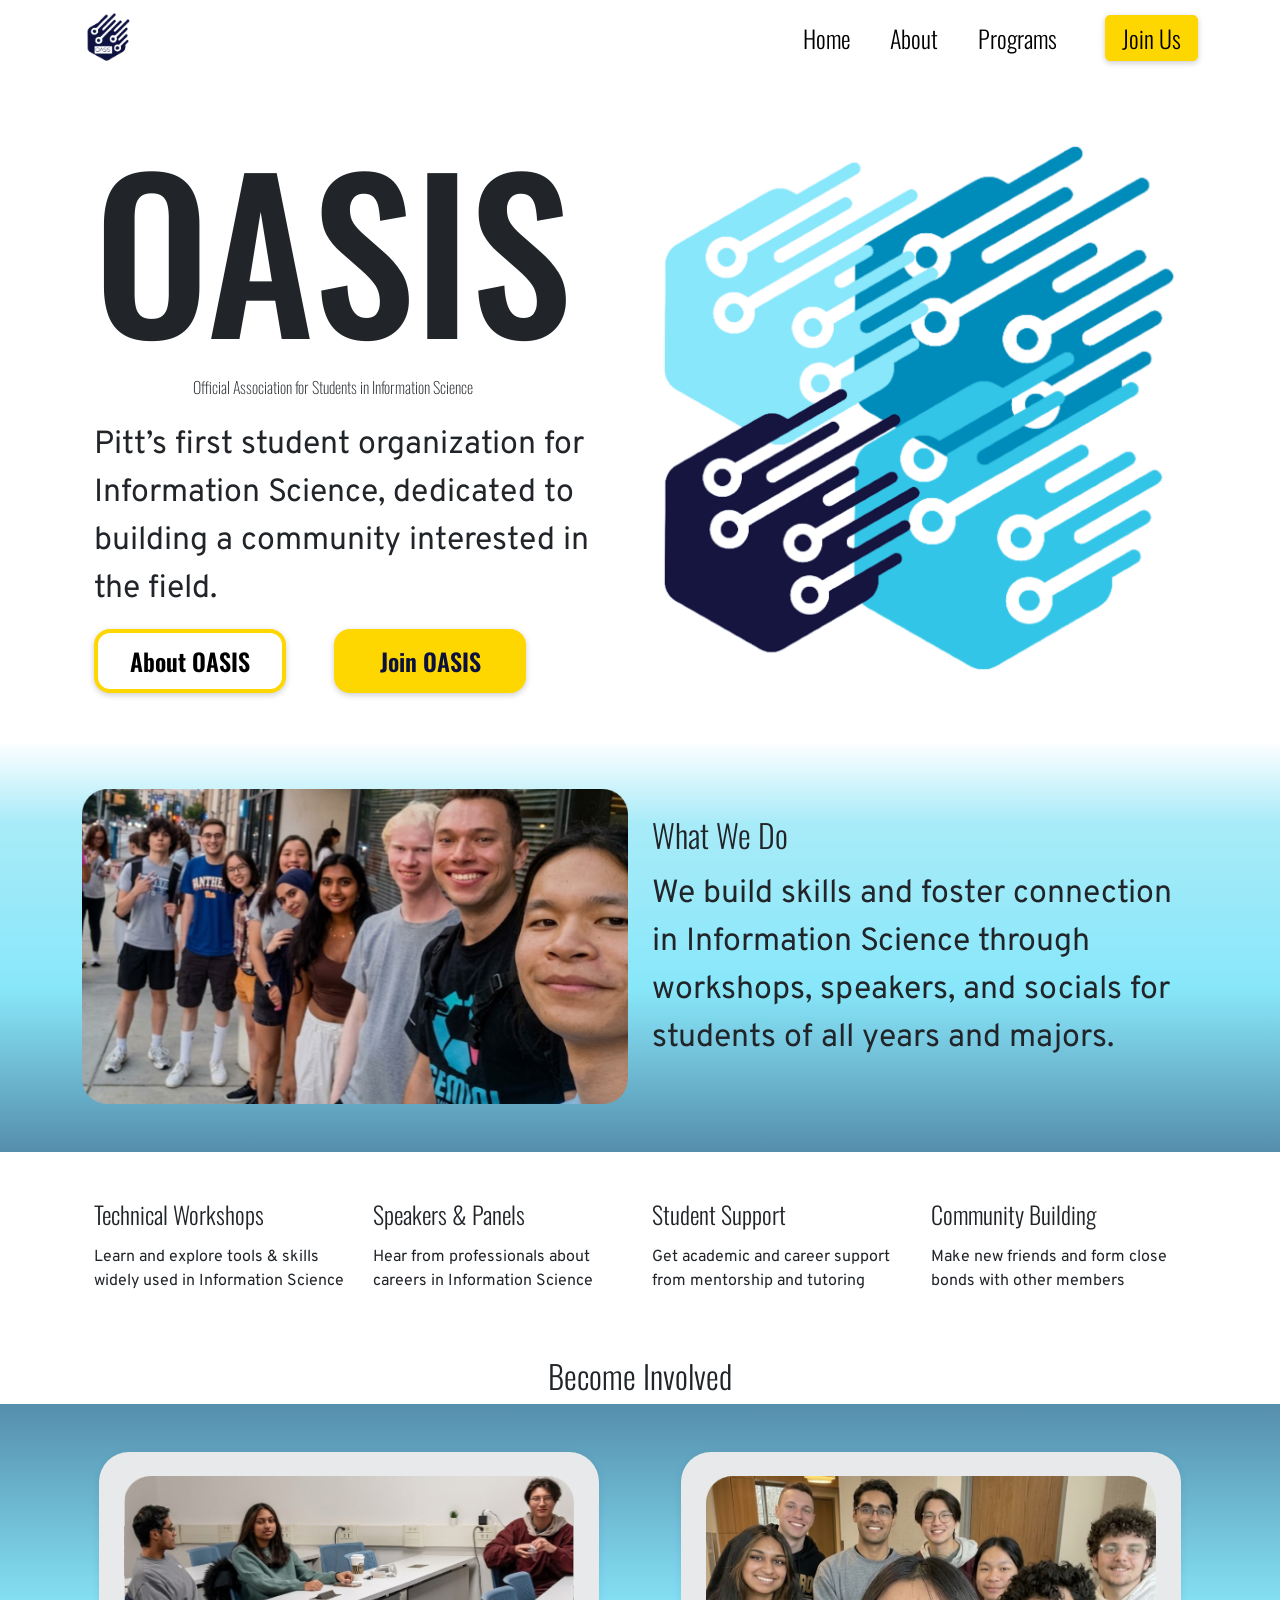
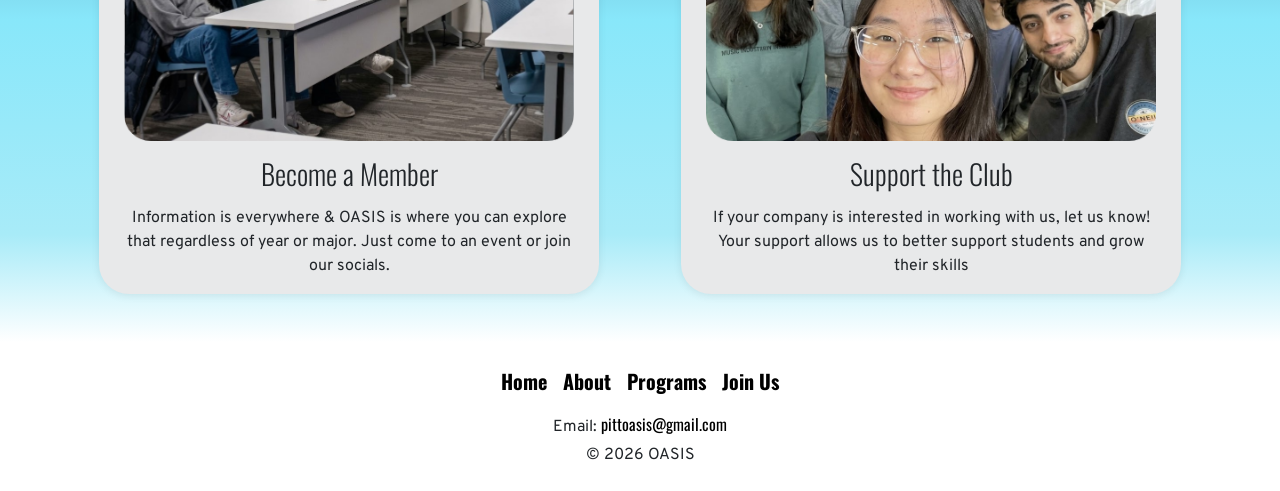
<file: index.html>
<!DOCTYPE html>
<html lang="en">
<head>
    <meta charset="UTF-8" />
    <title>OASIS</title>
    <meta name="viewport" content="width=device-width, initial-scale=1" />
    <meta name="description" content="OASIS - Official Association for Students in Information Science at the University of Pittsburgh." />

    <link rel="icon" href="images/OASISLogo.png">

    <!-- Google Fonts: Oswald -->
    <link rel="preconnect" href="https://fonts.googleapis.com">
    <link rel="preconnect" href="https://fonts.gstatic.com" crossorigin>
    <link href="https://fonts.googleapis.com/css2?family=Oswald:wght@200..700&display=swap" rel="stylesheet">
    <!-- Google Fonts: Overpass-->
    <link href="https://fonts.googleapis.com/css2?family=Oswald:wght@200..700&family=Overpass:ital,wght@0,100..900;1,100..900&display=swap" rel="stylesheet">

    <!-- Bootstrap CSS -->
    <link href="https://cdn.jsdelivr.net/npm/bootstrap@5.3.8/dist/css/bootstrap.min.css"
        rel="stylesheet"
        integrity="sha384-sRIl4kxILFvY47J16cr9ZwB07vP4J8+LH7qKQnuqkuIAvNWLzeN8tE5YBujZqJLB"
        crossorigin="anonymous">
    <link rel="stylesheet" href="style.css">

</head>

<body>
    <header>
        <nav class="navbar navbar-expand-lg">
            <div class="container">
            <a class="navbar-brand" href="index.html">
                <img src="images/OASISLogo.png" alt="OASIS Logo" class="img-fluid" style="max-height: 50px;">
            </a>

            <button class="navbar-toggler" type="button"
                    data-bs-toggle="collapse" data-bs-target="#menu"
                    aria-controls="menu" aria-expanded="false"
                    aria-label="Toggle navigation">
                <span class="navbar-toggler-icon"></span>
            </button>

            <div class="collapse navbar-collapse" id="menu">
                <ul class="navbar-nav ms-auto align-items-lg-center gap-lg-4 text-center text-lg-start">
                <li class="nav-item"><a class="nav-link" href="index.html" data-text="Home">Home</a></li>
                <li class="nav-item"><a class="nav-link" href="about.html" data-text="About">About</a></li>
                <li class="nav-item"><a class="nav-link" href="programs.html" data-text="Programs">Programs</a></li>
                <li class="nav-item ms-lg-3 mt-2 mt-lg-0">
                    <a class="btn btn-primary" id="join" href="joining.html">Join Us</a>
                </li>
                </ul>
            </div>
            </div>
        </nav>
    </header>
    <main>
        <section id="section1" class="container px-lg-4 py-4 py-md-5">
            <div class="row align-items-center g-4">
                <div class="col-12 col-md-6 text-center text-md-start">
                    <div class="d-inline-block text-center">
                    <h1>OASIS</h1>
                    <h2>Official Association for Students in Information Science</h2>
                    </div>
                    <p>Pitt’s first student organization for Information Science, dedicated to building a community interested in the field.</p>
                <div id="buttons1" class="d-flex flex-column flex-lg-row align-items-center align-items-md-start gap-3 gap-xl-5">
                <a href="about.html" id="aboutbutton">About OASIS</a>
                <a href="joining.html" id="joinbutton">Join OASIS</a>
                </div>
            </div>

            <div class="col-md-6 d-none d-md-block">
                <img src="images/placeholderlogo.png" alt="OASIS promotional graphic" class="img-fluid">
            </div>
            </div>
        </section>
        <section id="missionSection" class="px-lg-4 py-4 py-md-5">
            <div class="container">
            <div class="row align-items-center g-4">
                <div class="col-md-6">
                    <img src="images/Rita's_Group_Photo.png" alt="OASIS Group Photo at Rita's Italian Ice" class="img-fluid">
                </div>
                <div class="col-md-6">
                    <h2>What We Do</h2>
                    <p>We build skills and foster connection in Information Science through workshops, speakers, and socials for students of all years and majors.</p>
                </div>
            </div>
            </div>
        </section>
        <section id="eventSection" class="container px-lg-4 py-4 py-md-5">
            <div class="row">
            <div class="eventType col-12 col-md-3 text-center text-md-start">
                <h2>Technical Workshops</h2>
                <p>Learn and explore tools & skills widely used in Information Science</p>
            </div>
            <div class="eventType col-12 col-md-3 text-center text-md-start">
                <h2>Speakers & Panels</h2>
                <p>Hear from professionals about careers in Information Science</p>
            </div>
            <div class="eventType col-12 col-md-3 text-center text-md-start">
                <h2>Student Support</h2>
                <p>Get academic and career support from mentorship and tutoring</p>
            </div>
            <div class="eventType col-12 col-md-3 text-center text-md-start">
                <h2>Community Building</h2>
                <p>Make new friends and form close bonds with other members</p>
            </div>
            </div>
        </section>
        <h2 class="text-center">Become Involved</h2>
        <section id="involvedSection" class="py-4 py-md-5">
            <div class="container">
            <div class="row align-items-center g-4 g-lg-5">
                <div class="col-12 col-md-6 d-flex justify-content-center">
                    <a href="joining.html">
                    <div class="involvedCard text-center h-100 p-4 pb-0">
                        <div class="involveImage">
                            <img src="images/B-RollAnisha.png" alt="Member at an OASIS event">
                        </div>
                        <div class="involveText">
                            <h3>Become a Member</h3>
                            <p>Information is everywhere & OASIS is where you can explore that regardless of year or major. Just come to an event or join our socials.</p>
                        </div>
                    </div>
                    </a>
                </div>
                <div class="col-12 col-lg-6 col-md-6 d-flex justify-content-center">
                    <a href="https://drive.google.com/file/d/1cz6B2yQGxI_jEbmwe5JbqkXzxUvc7Bjf/view?usp=sharing" target="_blank" rel="noopener">
                    <div class="involvedCard text-center h-100 p-4 pb-0">
                        <div class="involveImage">
                            <img src="images/B-RollJenny.png" alt="OASIS member at a sponsor event">
                        </div>
                        <div class="involveText">
                            <h3>Support the Club</h3>
                            <p>If your company is interested in working with us, let us know! Your support allows us to better support students and grow their skills</p>
                        </div>
                    </div>
                    </a>    
                </div>
            </div>
            </div>
        </section>

    </main>
    <footer class="py-4 text-center">
        <div class="container">
            <ul class="list-unstyled d-flex flex-wrap justify-content-center gap-3 fw-bold fs-5 mb-3">
            <li><a href="index.html">Home</a></li>
            <li><a href="about.html">About</a></li>
            <li><a href="programs.html">Programs</a></li>
            <li><a href="joining.html">Join Us</a></li>
            </ul>

            <p class="mb-1">Email: <a href="mailto:pittoasis@gmail.com">pittoasis@gmail.com</a></p>
            <p class="mb-0">© 2026 OASIS</p>
        </div>
    </footer>

    <!-- Bootstrap JavaScript Bundle -->
    <script src="https://cdn.jsdelivr.net/npm/bootstrap@5.3.8/dist/js/bootstrap.bundle.min.js"
            integrity="sha384-FKyoEForCGlyvwx9Hj09JcYn3nv7wiPVlz7YYwJrWVcXK/BmnVDxM+D2scQbITxI"
            crossorigin="anonymous"></script>
</body>
</html>
</file>
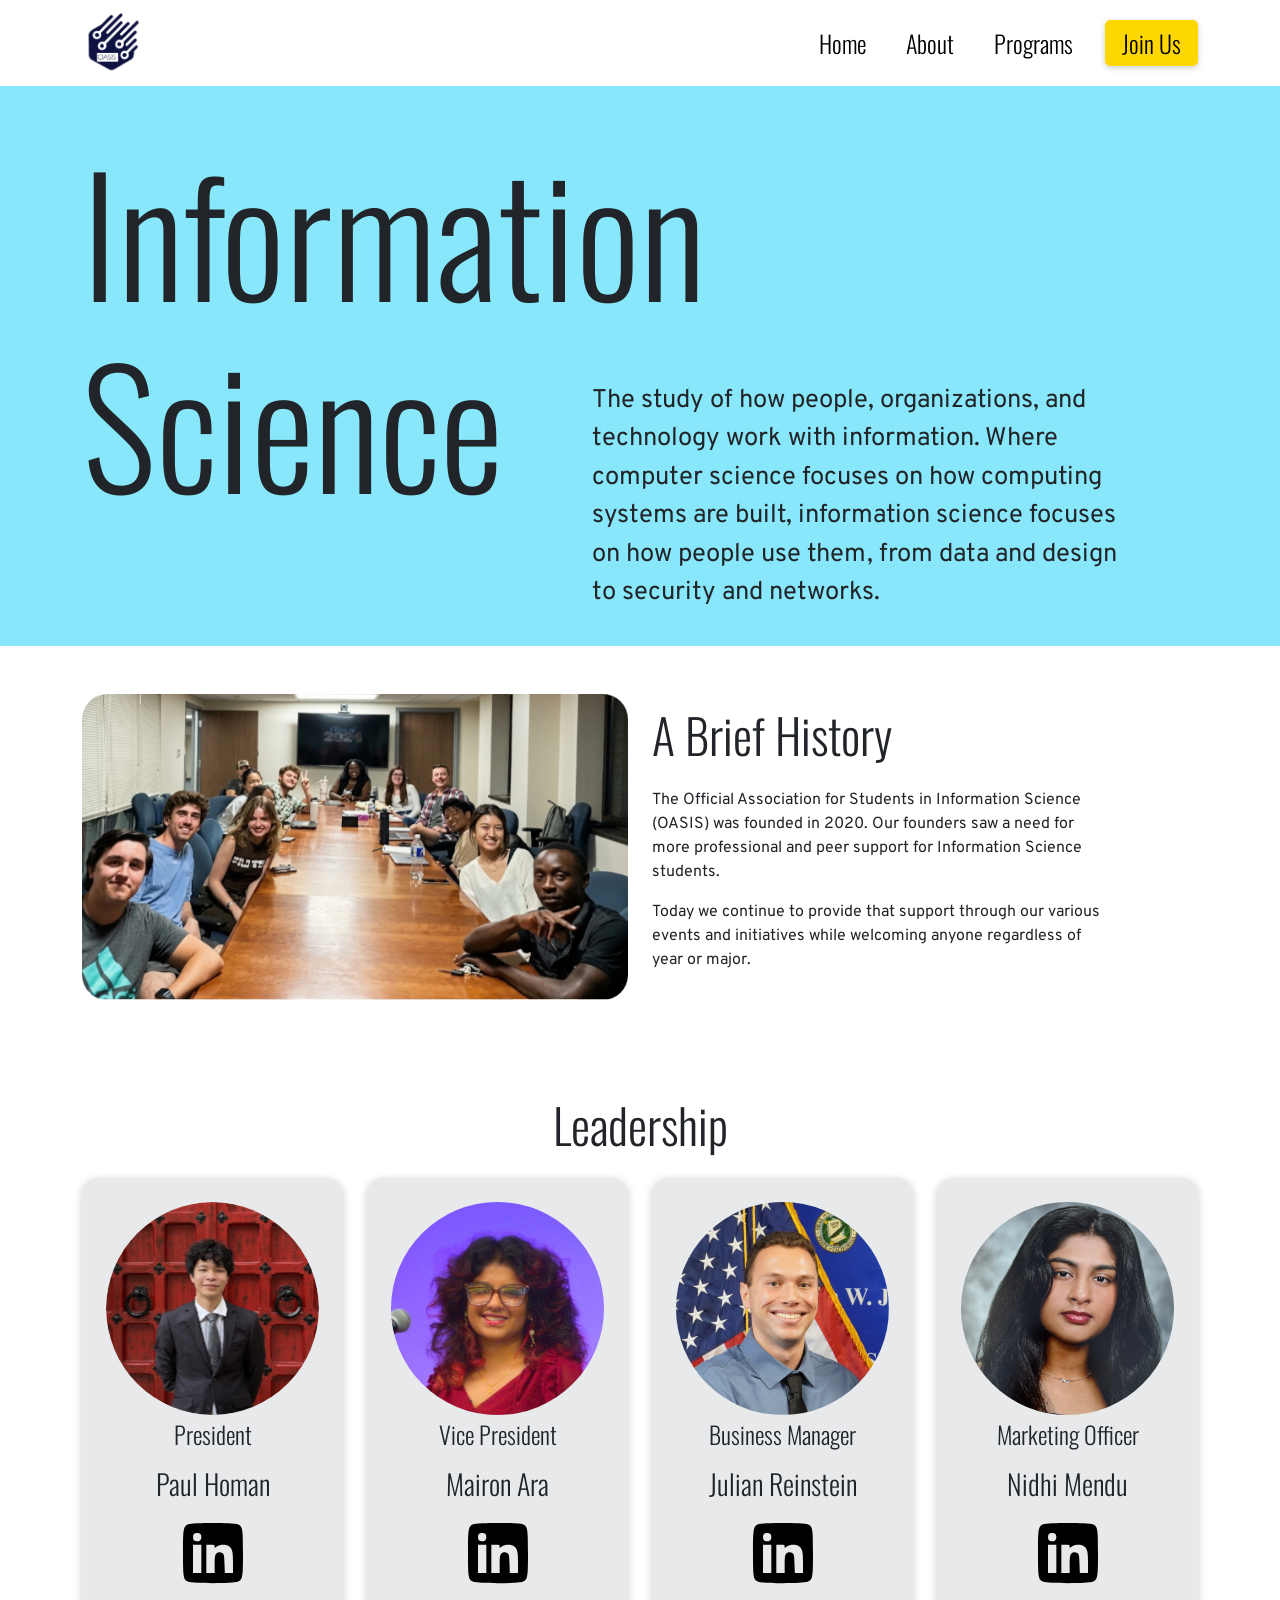
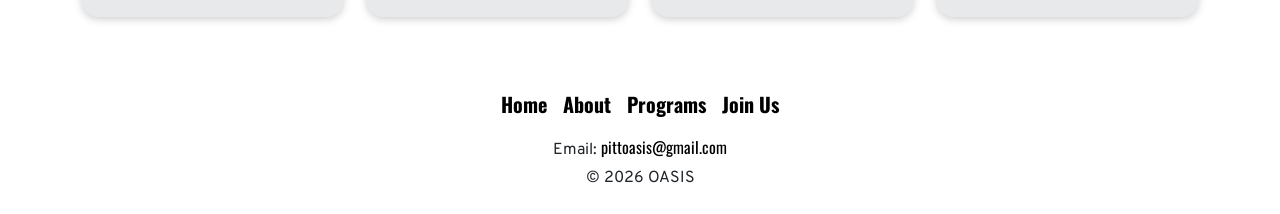
<file: about.html>
<!DOCTYPE html>
<html lang="en">
<head>
  <meta charset="UTF-8" />
  <title>About OASIS</title>
  <meta name="viewport" content="width=device-width, initial-scale=1" />
  <meta name="description" content="Learn about OASIS, the Official Association for Students in Information Science at the University of Pittsburgh." />
  <link rel="icon" href="images/OASISLogo.png">

  <!-- Google Fonts: Oswald -->
  <link rel="preconnect" href="https://fonts.googleapis.com">
  <link rel="preconnect" href="https://fonts.gstatic.com" crossorigin>
  <link href="https://fonts.googleapis.com/css2?family=Oswald:wght@200..700&display=swap" rel="stylesheet">
  <!-- Google Fonts: Overpass-->
    <link rel="preconnect" href="https://fonts.gstatic.com" crossorigin>
    <link href="https://fonts.googleapis.com/css2?family=Oswald:wght@200..700&family=Overpass:ital,wght@0,100..900;1,100..900&display=swap" rel="stylesheet">

  <!-- Bootstrap CSS -->
  <link href="https://cdn.jsdelivr.net/npm/bootstrap@5.3.8/dist/css/bootstrap.min.css"
        rel="stylesheet"
        integrity="sha384-sRIl4kxILFvY47J16cr9ZwB07vP4J8+LH7qKQnuqkuIAvNWLzeN8tE5YBujZqJLB"
        crossorigin="anonymous">

  <!-- Your CSS goes LAST -->
  <link rel="stylesheet" href="style.css">
</head>
<body class="d-flex flex-column min-vh-100">
  <header>
    <nav class="navbar navbar-expand-lg">
      <div class="container">
        <a class="navbar-brand" href="index.html">
          <img src="images/OASISLogo.png" alt="OASIS Logo">
        </a>

        <button class="navbar-toggler" type="button"
                data-bs-toggle="collapse" data-bs-target="#menu"
                aria-controls="menu" aria-expanded="false"
                aria-label="Toggle navigation">
          <span class="navbar-toggler-icon"></span>
        </button>

        <div class="collapse navbar-collapse" id="menu">
          <ul class="navbar-nav ms-auto align-items-lg-center gap-lg-4 text-center text-lg-start">
            <li class="nav-item"><a class="nav-link" href="index.html" data-text="Home">Home</a></li>
            <li class="nav-item"><a class="nav-link active" aria-current="page" href="about.html" data-text="About">About</a></li>
            <li class="nav-item"><a class="nav-link" href="programs.html" data-text="Programs">Programs</a></li>
            <li class="nav-item mt-2 mt-lg-0">
              <a class="btn" id="join" href="joining.html">Join Us</a>
            </li>
          </ul>
        </div>
      </div>
    </nav>
  </header>

  <main class="flex-grow-1">
    <!-- Mission -->
    <section id="section1about" class="py-4 py-md-5 text-center text-md-start position-relative">
      <div class="container">
        <h1>Information<br>Science</h1>
        <p class="p-3">The study of how people, organizations, and technology work with information. Where computer science focuses on how computing systems are built, information science focuses on how people use them, from data and design to security and networks.</p>
      </div>
      </section>

    <!-- Making Space -->
    <section id="section2about" class="py-4 py-md-5">
      <div class="container">
          <div class="row align-items-center g-4">
              <div id="boardImage" class="col-12 col-md-6 d-flex justify-content-center justify-content-md-start">
                  <img src="images/StudentsBroll.png" alt="OASIS students at an event" class="img-fluid">
              </div>
              <div class="col-12 col-md-6">
                  <h2 class="mb-4">A Brief History</h2>
                  <p>The Official Association for Students in Information Science (OASIS) was founded in 2020. Our founders saw a need for more professional and peer support for Information Science students.</p>
                  <p>Today we continue to provide that support through our various events and initiatives while welcoming anyone regardless of year or major.</p>
              </div>
          </div>
      </div>
    </section>

    <!-- Leadership -->
    <section id="leadership" class="container py-4 py-md-5">
        <h2 class="text-center mb-4">Leadership</h2>
        <div class="row g-4 justify-content-center">
            <div class="col-12 col-sm-6 col-xl-3">
              <div id="President" class="officer h-100 p-4 text-center"
                  role="button" tabindex="0" aria-pressed="false">

                <!-- Front -->
                <div class="officer-front">
                  <img class="headshot" src="images/paul_headshot.png" alt="Paul Homan, President">
                  <h4>President</h4>
                  <h3>Paul Homan</h3>
                  <a href="https://www.linkedin.com/in/paulhoman1/" target="_blank"><img class="links" src="images/linkedinIcon.svg"></a>
                </div>

                <!-- Back -->
                <div class="officer-back">
                  <h3>Paul Homan</h3>
                  <h4>Senior, Information Science</h4>
                  <p>Hi I'm Paul. I've been in OASIS for 3 years and outside of Information Science I like to do CrossFit and be active. I have worked as a video game analyst and a web content intern. I'm also a resident assistant. Feel free to say hi to me, although I may not acknowledge you.</p>
                </div>
              </div>
            </div>
            <div class="col-12 col-sm-6 col-xl-3">
              <div id="Vice" class="officer h-100 p-4 text-center"
                  role="button" tabindex="0" aria-pressed="false">

                <!-- Front -->
                <div class="officer-front">
                  <img class="headshot" src="images/Ara_headshot.jpg" alt="Mairon Ara headshot, Vice-President">
                  <h4>Vice President</h4>
                  <h3>Mairon Ara</h3>
                  <a href="https://www.linkedin.com/in/anandhi-narayan-182781289/" target="_blank"><img class="links" src="images/linkedinIcon.svg"></a>
                </div>

                <!-- Back -->
                <div class="officer-back">
                  <h3>Mairon Ara</h3>
                  <h4>Senior, Health Informatics</h4>
                  <p>Hello! My name is Mairon and I've been a member of OASIS for 4 years - outside of my major I love reading and engaging with the arts. I have spent a lot of my academic career studying  healthcare technology systems  and will be kicking off my professional career working for UPMC.</p>
                </div>
              </div>
            </div>
            <div class="col-12 col-sm-6 col-xl-3">
              <div id="Business" class="officer h-100 p-4 text-center"
                  role="button" tabindex="0" aria-pressed="false">

                <!-- Front -->
                <div class="officer-front">
                  <img class="headshot" src="images/julian_headshot.png" alt="Julian Reinstein headshot, Business Manager">
                  <h4>Business Manager</h4>
                  <h3>Julian Reinstein</h3>
                  <a href="https://www.linkedin.com/in/julianreinstein/" target="_blank"><img class="links" src="images/linkedinIcon.svg"></a>
                </div>

                <!-- Back -->
                <div class="officer-back">
                  <h3>Julian Reinstein</h3>
                  <h4>Senior, Computational Social Science</h4>
                  <p>Hello! I'm Julian, and I've been a member of OASIS for three years. Outside of computational social science and information science, I like to watch sports (especially baseball) and play video games. Over the summer, I worked as an intern for a politician back home. I plan on completing SCI's accelerated BS/MSIS next school year.</p>
                </div>
              </div>
            </div>
            <div class="col-12 col-sm-6 col-xl-3">
              <div id="Marketing" class="officer h-100 p-4 text-center"
                  role="button" tabindex="0" aria-pressed="false">

                <!-- Front -->
                <div class="officer-front">
                  <img class="headshot" src="images/nidhi_headshot.jpeg" alt="Nidhi Mendu headshot, Marketing Officer">
                  <h4>Marketing Officer</h4>
                  <h3>Nidhi Mendu</h3>
                  <a href="https://www.linkedin.com/in/nidhi-mendu-8935b4435/" target="_blank"><img class="links" src="images/linkedinIcon.svg"></a>
                </div>

                <!-- Back -->
                <div class="officer-back">
                  <h3>Nidhi Mendu</h3>
                  <h4>Sophomore, Information Science</h4>
                  <p></p>
                </div>
              </div>
            </div>
        </div>
    </section>
  </main>

  <footer class="py-4 text-center">
    <div class="container">
      <ul class="list-unstyled d-flex flex-wrap justify-content-center gap-3 fw-bold fs-5 mb-3">
        <li><a href="index.html">Home</a></li>
        <li><a href="about.html">About</a></li>
        <li><a href="programs.html">Programs</a></li>
        <li><a href="joining.html">Join Us</a></li>
      </ul>
      <p class="mb-1">Email: <a href="mailto:pittoasis@gmail.com">pittoasis@gmail.com</a></p>
      <p class="mb-0">© 2026 OASIS</p>
    </div>
  </footer>

  <!-- Bootstrap JavaScript Bundle -->
  <script src="https://cdn.jsdelivr.net/npm/bootstrap@5.3.8/dist/js/bootstrap.bundle.min.js"
          integrity="sha384-FKyoEForCGlyvwx9Hj09JcYn3nv7wiPVlz7YYwJrWVcXK/BmnVDxM+D2scQbITxI"
          crossorigin="anonymous"></script>

  <script>
  document.querySelectorAll('.officer').forEach(card => {
    const toggle = () => {
      const flipped = card.classList.toggle('flipped');
      card.setAttribute('aria-pressed', String(flipped));
    };

    card.addEventListener('click', e => {
      if (e.target.closest('a')) return;   // let the email link work normally
      toggle();
    });

    card.addEventListener('keydown', e => {
      if (e.key === 'Enter' || e.key === ' ') {
        e.preventDefault();
        toggle();
      }
    });
  });
</script>
</body>
</html>
</file>
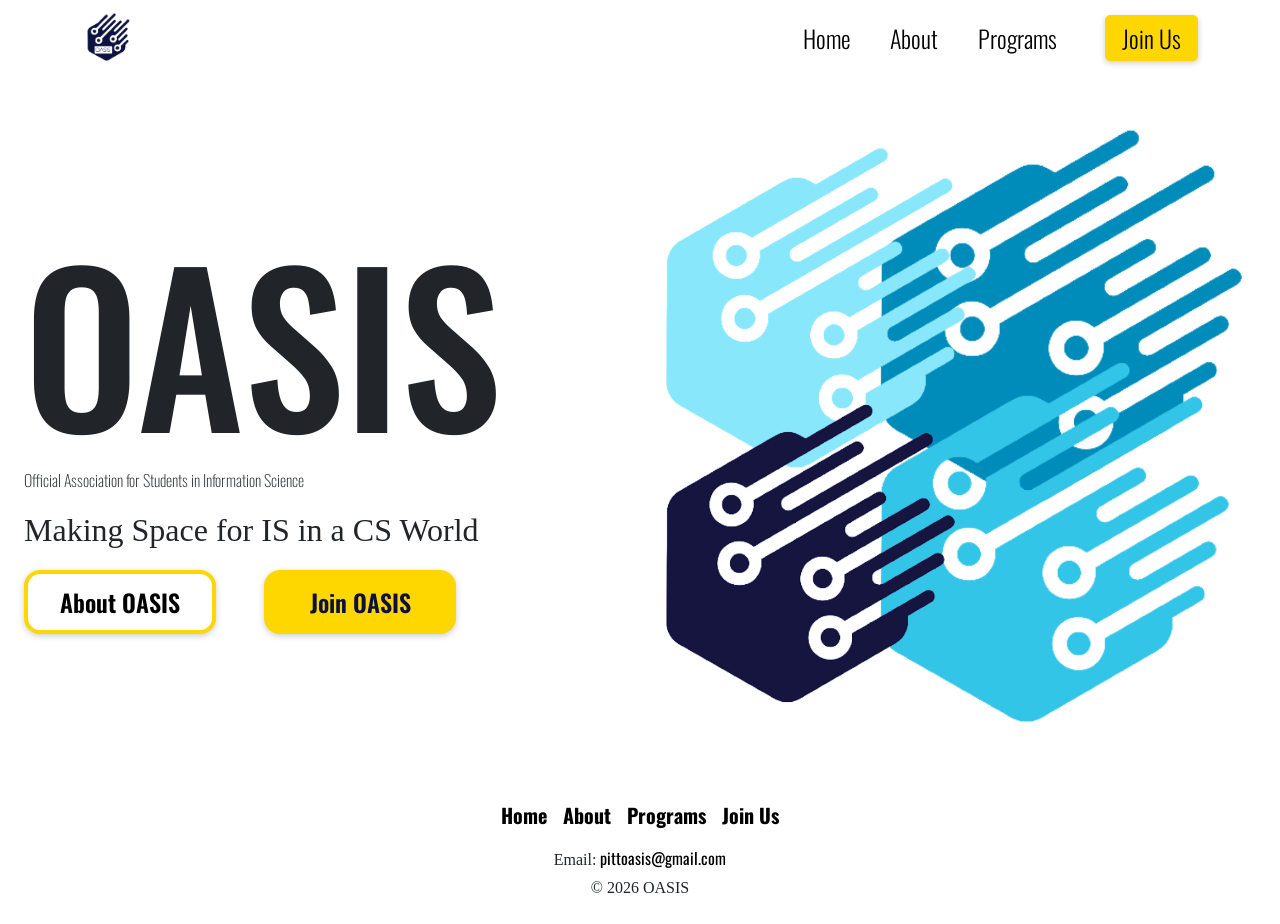
<file: home.html>
<!DOCTYPE html>
<html lang="en">
<head>
    <meta charset="UTF-8" />
    <title>OASIS</title>
    <meta name="viewport" content="width=device-width, initial-scale=1" />
    <meta name="description" content="OASIS - Official Association for Students in Information Science at the University of Pittsburgh." />

    <link rel="icon" href="images/OASISLogo.png">

    <!-- Google Fonts: Oswald -->
    <link rel="preconnect" href="https://fonts.googleapis.com">
    <link rel="preconnect" href="https://fonts.gstatic.com" crossorigin>
    <link href="https://fonts.googleapis.com/css2?family=Oswald:wght@200..700&display=swap" rel="stylesheet">

    <!-- Bootstrap CSS -->
    <link href="https://cdn.jsdelivr.net/npm/bootstrap@5.3.8/dist/css/bootstrap.min.css"
        rel="stylesheet"
        integrity="sha384-sRIl4kxILFvY47J16cr9ZwB07vP4J8+LH7qKQnuqkuIAvNWLzeN8tE5YBujZqJLB"
        crossorigin="anonymous">
    <link rel="stylesheet" href="style.css">

</head>

<body>
    <header>
        <nav class="navbar navbar-expand-lg">
            <div class="container">
            <a class="navbar-brand" href="home.html">
                <img src="images/OASISLogo.png" alt="OASIS Logo" class="img-fluid" style="max-height: 50px;">
            </a>

            <button class="navbar-toggler" type="button"
                    data-bs-toggle="collapse" data-bs-target="#menu"
                    aria-controls="menu" aria-expanded="false"
                    aria-label="Toggle navigation">
                <span class="navbar-toggler-icon"></span>
            </button>

            <div class="collapse navbar-collapse" id="menu">
                <ul class="navbar-nav ms-auto align-items-lg-center gap-lg-4 text-center text-lg-start">
                <li class="nav-item"><a class="nav-link" href="home.html" data-text="Home">Home</a></li>
                <li class="nav-item"><a class="nav-link" href="about.html" data-text="About">About</a></li>
                <li class="nav-item"><a class="nav-link" href="programs.html" data-text="Programs">Programs</a></li>
                <li class="nav-item ms-lg-3 mt-2 mt-lg-0">
                    <a class="btn btn-primary" id="join" href="joining.html">Join Us</a>
                </li>
                </ul>
            </div>
            </div>
        </nav>
    </header>
    <main>
        <section id="section1" class="container-fluid px-lg-4 py-4 py-md-5">
            <div class="row align-items-center g-4">
            <div class="col-12 col-md-6 text-center text-md-start">
                <h1>OASIS</h1>
                <h2>Official Association for Students in Information Science</h2>
                <p>Making Space for IS in a CS World</p>

                <div id="buttons1" class="d-flex flex-column flex-lg-row align-items-center align-items-md-start gap-3 gap-xl-5">
                <a href="about.html" id="aboutbutton">About OASIS</a>
                <a href="joining.html" id="joinbutton">Join OASIS</a>
                </div>
            </div>

            <div class="col-md-6 d-none d-md-block">
                <img src="images/placeholderlogo.png" alt="OASIS promotional graphic" class="img-fluid">
            </div>
            </div>
        </section>
    </main>
    <footer class="py-4 text-center">
        <div class="container">
            <ul class="list-unstyled d-flex flex-wrap justify-content-center gap-3 fw-bold fs-5 mb-3">
            <li><a href="home.html">Home</a></li>
            <li><a href="about.html">About</a></li>
            <li><a href="programs.html">Programs</a></li>
            <li><a href="joining.html">Join Us</a></li>
            </ul>

            <p class="mb-1">Email: <a href="mailto:pittoasis@gmail.com">pittoasis@gmail.com</a></p>
            <p class="mb-0">© 2026 OASIS</p>
        </div>
    </footer>

    <!-- Bootstrap JavaScript Bundle -->
    <script src="https://cdn.jsdelivr.net/npm/bootstrap@5.3.8/dist/js/bootstrap.bundle.min.js"
            integrity="sha384-FKyoEForCGlyvwx9Hj09JcYn3nv7wiPVlz7YYwJrWVcXK/BmnVDxM+D2scQbITxI"
            crossorigin="anonymous"></script>
</body>
</html>
</file>
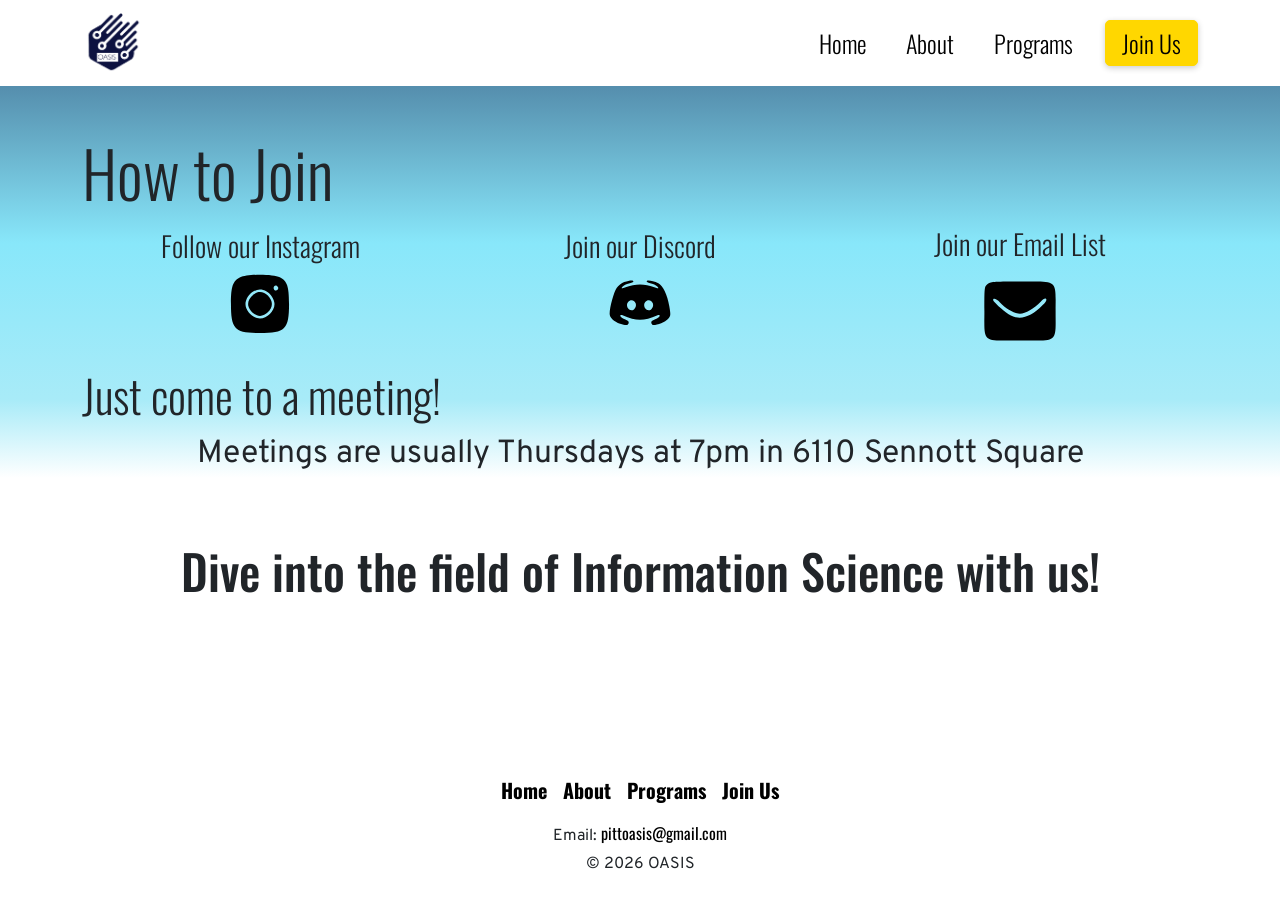
<file: joining.html>
<!DOCTYPE html>
<html lang="en">
<head>
    <meta charset="UTF-8" />
    <title>Become Involved | OASIS</title>
    <meta name="viewport" content="width=device-width, initial-scale=1" />
    <meta name="description" content="Get involved with OASIS: follow us on Instagram, join our Discord, or come to a weekly meeting." />
    <link rel="icon" href="images/OASISLogo.png">

    <!-- Google Fonts: Oswald -->
    <link rel="preconnect" href="https://fonts.googleapis.com">
    <link rel="preconnect" href="https://fonts.gstatic.com" crossorigin>
    <link href="https://fonts.googleapis.com/css2?family=Oswald:wght@200..700&display=swap" rel="stylesheet">
    <!-- Google Fonts: Overpass-->
    <link href="https://fonts.googleapis.com/css2?family=Oswald:wght@200..700&family=Overpass:ital,wght@0,100..900;1,100..900&display=swap" rel="stylesheet">

    <!-- Bootstrap CSS -->
    <link href="https://cdn.jsdelivr.net/npm/bootstrap@5.3.8/dist/css/bootstrap.min.css"
            rel="stylesheet"
            integrity="sha384-sRIl4kxILFvY47J16cr9ZwB07vP4J8+LH7qKQnuqkuIAvNWLzeN8tE5YBujZqJLB"
            crossorigin="anonymous">

    <!-- Your CSS goes LAST -->
    <link rel="stylesheet" href="style.css">
    </head>
    <body class="d-flex flex-column min-vh-100">
    <header>
        <nav class="navbar navbar-expand-lg">
        <div class="container">
            <a class="navbar-brand" href="index.html">
            <img src="images/OASISLogo.png" alt="OASIS Logo">
            </a>

            <button class="navbar-toggler" type="button"
                    data-bs-toggle="collapse" data-bs-target="#menu"
                    aria-controls="menu" aria-expanded="false"
                    aria-label="Toggle navigation">
            <span class="navbar-toggler-icon"></span>
            </button>

            <div class="collapse navbar-collapse" id="menu">
            <ul class="navbar-nav ms-auto align-items-lg-center gap-lg-4 text-center text-lg-start">
                <li class="nav-item"><a class="nav-link" href="index.html" data-text="Home">Home</a></li>
                <li class="nav-item"><a class="nav-link" href="about.html" data-text="About">About</a></li>
                <li class="nav-item"><a class="nav-link" href="programs.html" data-text="Programs">Programs</a></li>
                <li class="nav-item mt-2 mt-lg-0">
                <a class="btn" id="join" href="joining.html">Join Us</a>
                </li>
            </ul>
            </div>
        </div>
        </nav>
    </header>

    <main class="flex-grow-1">
        <section class="joining">
            <div class="container pt-4 pt-md-5">
                <h1 class="text-center text-md-start mb-0">How to Join</h1>
            </div>

            <div class="instructions pt-3 pb-4 pb-md-5">
                <div class="container">
                    <div class="row align-items-center gx-4 gy-3">
                        <div class="col-12 col-md-4 text-center">
                            <h3 class="mb-2">Follow our Instagram</h3>
                            <a href="https://www.instagram.com/oasisatpitt/" target="_blank" rel="noopener" class="icons"><img src="images/InstagramIcon.svg" alt="Instagram icon" class="mx-auto"></a>
                        </div>
                        <div class="col-12 col-md-4 text-center">
                            <h3 class="mb-2">Join our Discord</h3>
                            <a href="https://discord.gg/aGzDGbuB8t" target="_blank" rel="noopener" class="icons"><img src="images/DiscordIcon.svg" alt="Discord icon" class="mx-auto"></a>
                        </div>
                        <div class="col-12 col-md-4 text-center">
                            <h3 class="mb-2">Join our Email List</h3>
                            <a href="https://forms.gle/9srBinTqF1pQith19" target="_blank" rel="noopener" class="icons"><img src="images/EmailIcon.svg" alt="Email icon" class="mx-auto"></a>
                        </div>
                    </div>
                </div>
            </div>
            <div class="container">
                    <h2>Just come to a meeting!</h2>
            <p>Meetings are usually Thursdays at 7pm in 6110 Sennott Square</p>
            </div>
        </section>

        <section id="First_Step" class="container py-4 py-md-5 text-center">
        <h1>Dive into the field of Information Science with us!</h1>
        </section>
    </main>

    <footer class="py-4 text-center">
        <div class="container">
        <ul class="list-unstyled d-flex flex-wrap justify-content-center gap-3 fw-bold fs-5 mb-3">
            <li><a href="index.html">Home</a></li>
            <li><a href="about.html">About</a></li>
            <li><a href="programs.html">Programs</a></li>
            <li><a href="joining.html">Join Us</a></li>
        </ul>
        <p class="mb-1">Email: <a href="mailto:pittoasis@gmail.com">pittoasis@gmail.com</a></p>
        <p class="mb-0">© 2026 OASIS</p>
        </div>
    </footer>

    <!-- Bootstrap JavaScript Bundle -->
    <script src="https://cdn.jsdelivr.net/npm/bootstrap@5.3.8/dist/js/bootstrap.bundle.min.js"
            integrity="sha384-FKyoEForCGlyvwx9Hj09JcYn3nv7wiPVlz7YYwJrWVcXK/BmnVDxM+D2scQbITxI"
            crossorigin="anonymous"></script>
</body>
</html>
</file>
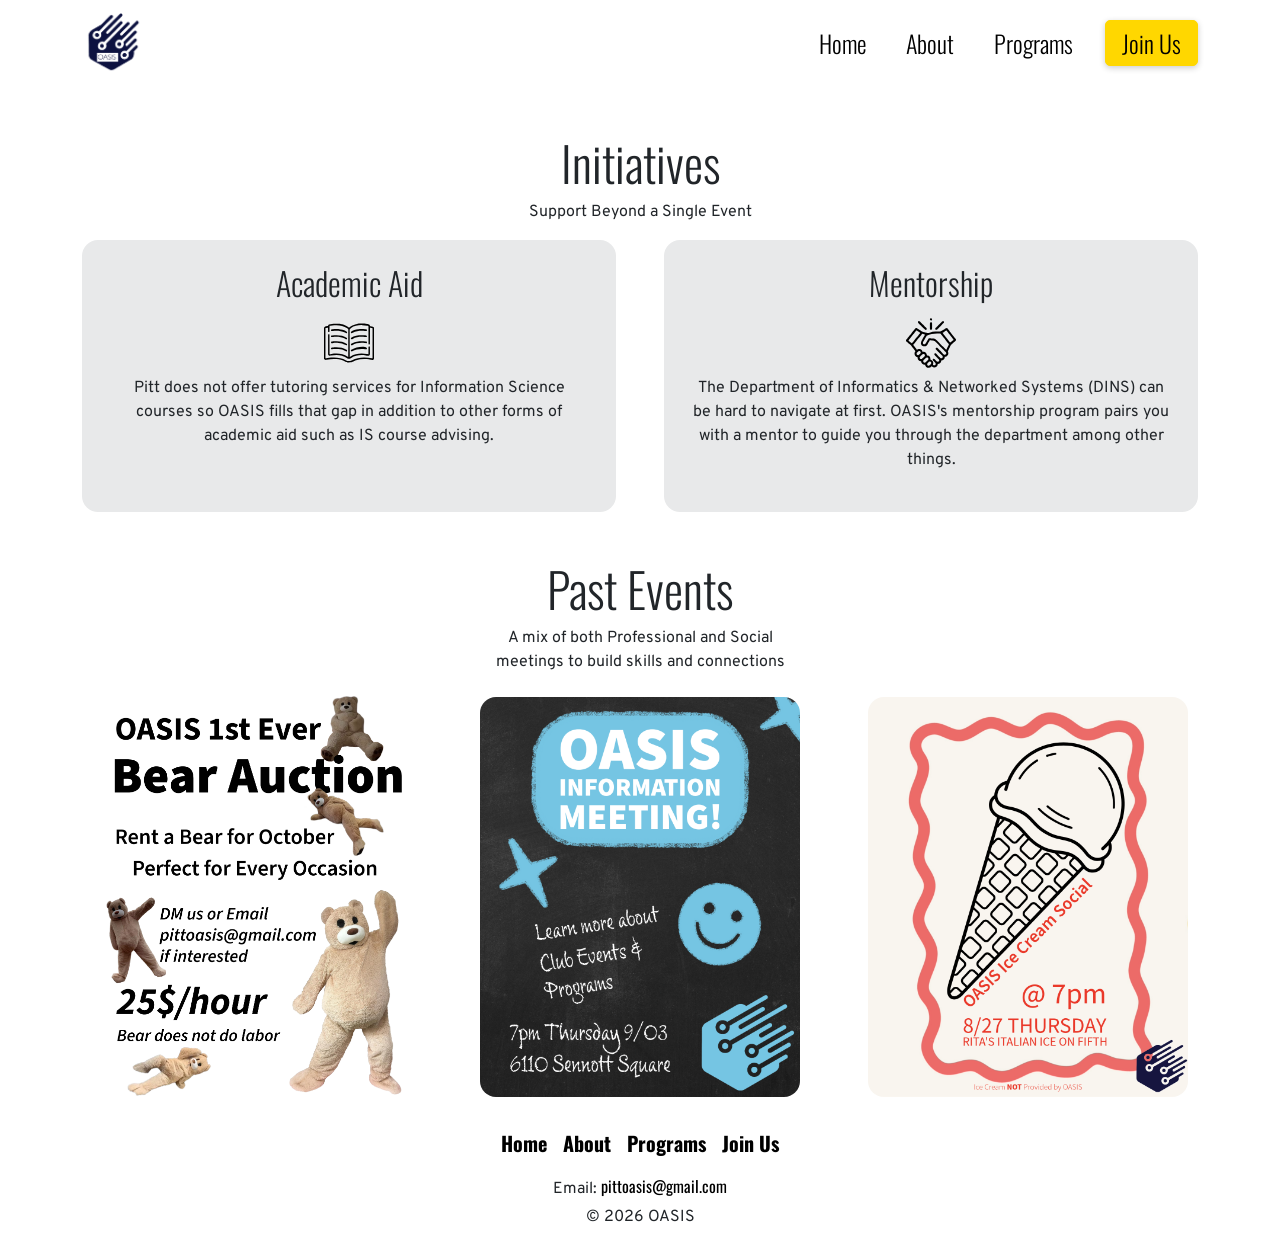
<file: programs.html>
<!DOCTYPE html>
<html lang="en">
<head>
    <meta charset="UTF-8" />
    <title>Programs</title>
    <meta name="viewport" content="width=device-width, initial-scale=1" />
    <meta name="description" content="OASIS programs: industry speakers, professional development, academic aid, and community building." />
    <link rel="icon" href="images/OASISLogo.png">

    <!-- Google Fonts: Oswald -->
    <link rel="preconnect" href="https://fonts.googleapis.com">
    <link rel="preconnect" href="https://fonts.gstatic.com" crossorigin>
    <link href="https://fonts.googleapis.com/css2?family=Oswald:wght@200..700&display=swap" rel="stylesheet">
    <!-- Google Fonts: Overpass-->
    <link href="https://fonts.googleapis.com/css2?family=Oswald:wght@200..700&family=Overpass:ital,wght@0,100..900;1,100..900&display=swap" rel="stylesheet">

    <!-- Bootstrap CSS -->
    <link href="https://cdn.jsdelivr.net/npm/bootstrap@5.3.8/dist/css/bootstrap.min.css"
            rel="stylesheet"
            integrity="sha384-sRIl4kxILFvY47J16cr9ZwB07vP4J8+LH7qKQnuqkuIAvNWLzeN8tE5YBujZqJLB"
            crossorigin="anonymous">

    <!-- Your CSS goes LAST -->
    <link rel="stylesheet" href="style.css">
    </head>
    <body class="d-flex flex-column min-vh-100">
    <header>
        <nav class="navbar navbar-expand-lg">
        <div class="container">
            <a class="navbar-brand" href="index.html">
            <img src="images/OASISLogo.png" alt="OASIS Logo">
            </a>

            <button class="navbar-toggler" type="button"
                    data-bs-toggle="collapse" data-bs-target="#menu"
                    aria-controls="menu" aria-expanded="false"
                    aria-label="Toggle navigation">
            <span class="navbar-toggler-icon"></span>
            </button>

            <div class="collapse navbar-collapse" id="menu">
            <ul class="navbar-nav ms-auto align-items-lg-center gap-lg-4 text-center text-lg-start">
                <li class="nav-item"><a class="nav-link" href="index.html" data-text="Home">Home</a></li>
                <li class="nav-item"><a class="nav-link" href="about.html" data-text="About">About</a></li>
                <li class="nav-item"><a class="nav-link active" aria-current="page" href="programs.html" data-text="Programs">Programs</a></li>
                <li class="nav-item mt-2 mt-lg-0">
                <a class="btn" id="join" href="joining.html">Join Us</a>
                </li>
            </ul>
            </div>
        </div>
        </nav>
    </header>

    <main class="flex-grow-1">
        <section id="InitiativeSection" class="py-4 py-md-5">
            <div class="text-center">
                <h2>Initiatives</h2>
                <p>Support Beyond a Single Event</p>
            </div>
            <div class="container">
                <div class="row g-4 g-lg-5">
                    <div class="col-12 col-md-6">
                    <div class="initiativeCard text-center py-4 h-100">
                        <h3>Academic Aid</h3>
                        <img src="images/open-book.svg" class="py-2">
                        <p class="px-4">Pitt does not offer tutoring services for Information Science courses so OASIS fills that gap in addition to other forms of academic aid such as IS course advising.</p>
                    </div>
                    </div>
                    <div class="col-12 col-md-6">
                    <div class="initiativeCard text-center py-4 h-100">
                        <h3>Mentorship</h3>
                        <img src="images/handshake.svg" class="py-2">
                        <p class="px-4">The Department of Informatics & Networked Systems (DINS) can be hard to navigate at first. OASIS's mentorship program pairs you with a mentor to guide you through the department among other things.</p>
                    </div>
                    </div>
                </div>
            </div>
        </section>
        <section id="EventSection">
            <div class="text-center">
            <h2>Past Events</h2>
            <p class="mx-auto">A mix of both Professional and Social meetings to build skills and connections</p>
            </div>
            <div class="container">
                <div class="row align-items-center g-4 g-lg-5">
                    <div class="eventImage col-12 col-md-4 text-center">
                        <img src="images/Events/Bear_Auction.png">
                    </div>
                    <div class="eventImage col-12 col-md-4 text-center">
                        <img src="images/Events/Informational.png">
                    </div>
                    <div class="eventImage col-12 col-md-4 text-center">
                        <img src="images/Events/Rita's.png">
                    </div>
                </div>
            </div>
        </section>
    </main>

    <footer class="py-4 text-center">
        <div class="container">
        <ul class="list-unstyled d-flex flex-wrap justify-content-center gap-3 fw-bold fs-5 mb-3">
            <li><a href="index.html">Home</a></li>
            <li><a href="about.html">About</a></li>
            <li><a href="programs.html">Programs</a></li>
            <li><a href="joining.html">Join Us</a></li>
        </ul>
        <p class="mb-1">Email: <a href="mailto:pittoasis@gmail.com">pittoasis@gmail.com</a></p>
        <p class="mb-0">© 2026 OASIS</p>
        </div>
    </footer>

    <!-- Bootstrap JavaScript Bundle -->
    <script src="https://cdn.jsdelivr.net/npm/bootstrap@5.3.8/dist/js/bootstrap.bundle.min.js"
            integrity="sha384-FKyoEForCGlyvwx9Hj09JcYn3nv7wiPVlz7YYwJrWVcXK/BmnVDxM+D2scQbITxI"
            crossorigin="anonymous"></script>
</body>
</html>
</file>
<file: style.css>
*{
    padding:0px;
    margin:0px;
    font-family: "Oswald";
}

html{
    font-size: 16px;
}
h2, h3, h4{
    font-weight: 300;
}
p{
    font-family: "Overpass";
}
/* Navbar background and logo */
.navbar-brand img {
  height: 60px;
}

a{
    text-decoration: none;
    color: inherit;
}

#menu a{
    font-family: "Oswald";
    font-weight: 300;
}

/* Links: same look as before */
.navbar .nav-link {
  display: inline-block;
  padding: 0.5rem;
  color: black;
  font-size: 1.5rem;
  font-weight: bold;
  position: relative;
}
.navbar .nav-link:hover,
.navbar .nav-link:focus {
  color: black;
}

/* Gold wipe hover effect */
.navbar .nav-link::after {
  content: attr(data-text);
  position: absolute;
  left: 0.5rem;
  top: 0.5rem;
  color: gold;
  width: 0;
  overflow: hidden;
  white-space: nowrap;
  transition: width 0.3s ease;
}
.navbar .nav-link:hover::after {
  width: calc(100% - 1rem);
}

/* Join Us button */
/* Join Us button */
#join {
    --bs-btn-color: black;
    --bs-btn-bg: gold;
    --bs-btn-border-color: gold;
    --bs-btn-hover-color: black;
    --bs-btn-hover-bg: #ffd633;
    --bs-btn-hover-border-color: #ffd633;
    --bs-btn-active-color: black;
    --bs-btn-active-bg: #e6c200;
    --bs-btn-active-border-color: #e6c200;

    border-radius: 5px;
    font-size: 1.5rem;
    font-weight: 500;
    padding: 0.25rem 1rem;
    box-shadow: 0 2px 6px rgba(0, 0, 0, 0.2);
    transition: transform 0.2s ease, box-shadow 0.2s ease;
}

#join:hover,
#join:focus-visible {
    transform: scale(1.05);
    box-shadow: 0 5px 12px rgba(0, 0, 0, 0.2);
}

#join:active {
    transform: scale(0.98);
    box-shadow: 0 1px 3px rgba(0, 0, 0, 0.2);
}
@media (min-width: 992px){
    .navbar .link {
        gap: 1rem;
    }
}
/* footer */
footer a {
    color: black;
    text-decoration: none;
}
footer a:hover {
    text-decoration: underline;
}
/*Home Page CSS*/
/* Hero text */
#section1 h1 {
    font-size: clamp(5rem, 16vw, 14rem);
}

#section1 h2 {
    font-size: clamp(.5rem, 16vw, 1rem);
    font-weight: 100;
}
#section1 p {
    font-size: clamp(1rem, 3vw, 2rem);
    margin-top: 1rem;
}

/* Hero buttons */
#buttons1 a {
    display: flex;
    align-items: center;
    justify-content: center;
    width: min(75vw, 20rem);
    min-height: 4rem;
    border-radius: 1rem;
    font-size: 2rem;
    font-weight: 600;
    text-decoration: none;
    transition: transform 0.2s ease, box-shadow 0.2s ease;
    box-shadow: 0 2px 6px rgba(0, 0, 0, 0.2);
}
#buttons1 a:hover,
#buttons1 a:focus-visible {
    transform: scale(1.05);
    box-shadow: 0 5px 12px rgba(0, 0, 0, 0.2);
}
#buttons1 a:active {
    transform: scale(0.98);
    box-shadow: 0 1px 3px rgba(0, 0, 0, 0.2);
}
#joinbutton {
    background-color: gold;
    color: #0b103e;
    border: .25rem solid gold;
}
#aboutbutton {
    background-color: white;
    color: black;
    border: .25rem solid gold;
}

#missionSection p{
    font-size: clamp(1rem, 3vw, 2rem);
    margin-top: 1rem;
}

#missionSection{
    background: linear-gradient(0deg, #558ead 0%, #88e7fa 40%, #a8ebf8 80%, #ffffff 100%);
}

#eventSection h2{
    font-size: 1.5rem;
}
#eventSection p{
    font-size:1rem;
    padding-top: .5rem;
}



.involvedCard{
    background-color: #e8e9ea;
    border-radius: 30px;
    max-width: 500px;
    transition: transform 0.2s ease;
    box-shadow: 0 2px 8px rgba(0, 0, 0, 0.08);
}

.involvedCard:hover{
    transform: scale(1.03);
}

.involveImage img{
    max-width: 450px;
    width: 100%;
    height: auto;
    display: block;
    margin: 0 auto;
}
.involvedCard h3{
    margin-top: 1rem;
}

.involvedCard p{
    margin-top: 1rem;
}

#involvedSection{
    background: linear-gradient(180deg, #558ead 0%, #88e7fa 40%, #a8ebf8 80%, #ffffff 100%);
}
@media (min-width: 768px) {
    #buttons1 a {
        width: auto;
        min-width: 12rem;
        padding: 0 1.5rem;
        font-size: 1.5rem;
    }
}



/*About Page CSS*/
/* Mission */
#section1about{
    background-color: #88e7fa;
}
#section1about h1 {
    font-size: clamp(3rem, 15vw, 10rem);
    font-weight: 300;
}

#section1about p {
    font-size: clamp(1rem, 2vw, 3rem);
}

@media (min-width: 320px){
    #section1about p{
        text-align: center;
    }
}

@media (min-width: 1024px){
    #section1about p {
    text-align:left;
    position:absolute;
    top: 50%;
    left: 45%;
    max-width:35ch;
    }
    #section1about {
        height:35rem;
    }
}



/* A brief history*/
#section2about h2 {
    font-size: clamp(2rem, 6vw, 3rem);
}
#section2about img {
    border-radius: 1rem;
}
#section2about p {
    max-width: 45ch;
}

/* Leadership */
#leadership h2 {
    font-size: clamp(2rem, 6vw, 3rem);
}
.officer {
    background-color: #e8e9ea;
    cursor: pointer;
    display:grid;
    transition: transform 0.2s ease, box-shadow 0.2s ease;
    border-radius: 1rem;
    box-shadow: 0 2px 8px rgba(0, 0, 0, 0.2);
}
.officer-front,
.officer-back {
    grid-area: 1 / 1;           /* stack both in the same spot */
    transition: opacity 0.25s ease;
}

.officer-back {
    opacity: 0;
    visibility: hidden;         /* hidden but still takes up space */
}
.officer-back p {
    font-size: clamp(0.7rem, 5vw, 0.9rem);
}
.officer.flipped .officer-front {
    opacity: 0;
    visibility: hidden;
}
.officer.flipped .officer-back {
    opacity: 1;
    visibility: visible;
}
.officer:hover,
.officer:focus-visible {
    transform: translateY(-4px);
    box-shadow: 0 5px 12px rgba(0, 0, 0, 0.2);
}
.officer .hint {
    font-size: 0.9rem;
    color: #555;
}
.officer h3,
.officer h4 {
    padding: 5px 0;
}
.officer .headshot {
    width: 100%;
    max-width: 250px;
    aspect-ratio: 1 / 1;
    object-fit: cover;
    border-radius: 50%;
}
.links{
    width: clamp(3rem,10vw,5rem)
}
/* Programs page */
#InitiativeSection h2{
    font-size: 3rem;
}

.initiativeCard{
    background-color:#e8e9ea;
    border-radius: 1rem;
}

.initiativeCard h3{
    font-size: 2rem;
}
.initiativeCard img{
    max-width:50px;
    width:5rem;
    height: auto;
}
#EventSection h2{
    font-size: 3rem;
}
#EventSection p{
    max-width:30ch;
}
.eventImage img{
    border-radius: 1rem;
    max-width:75vw;
    height: auto;
}

@media (min-width:768px){
    .eventImage img{
    max-width:30vw;
    width:25vw;
    height:auto;
}
}
/* Joining page */
.joining{
    background:linear-gradient(180deg, #558ead 0%, #88e7fa 40%, #a8ebf8 80%, #ffffff 100%);
}
.joining h1 {
    font-size: clamp(2.5rem, 8vw, 4rem);
    font-weight: 300;
}
.joining h2{
    font-size: clamp(2rem, 3.5vw, 7rem);
}

.joining p{
    text-align: center;
    font-size: clamp(1rem, 2.5vw, 5rem);
}
.icons {
    height: 3rem;
    width: auto;
}
.icons {
    display: inline-block;
    transition: transform 0.2s ease;
}

.icons :hover,
.icons :focus-visible{
    transform: scale(1.1);
}
#First_Step h1 {
    font-size: clamp(2rem, 6vw, 3rem);
}
</file>
